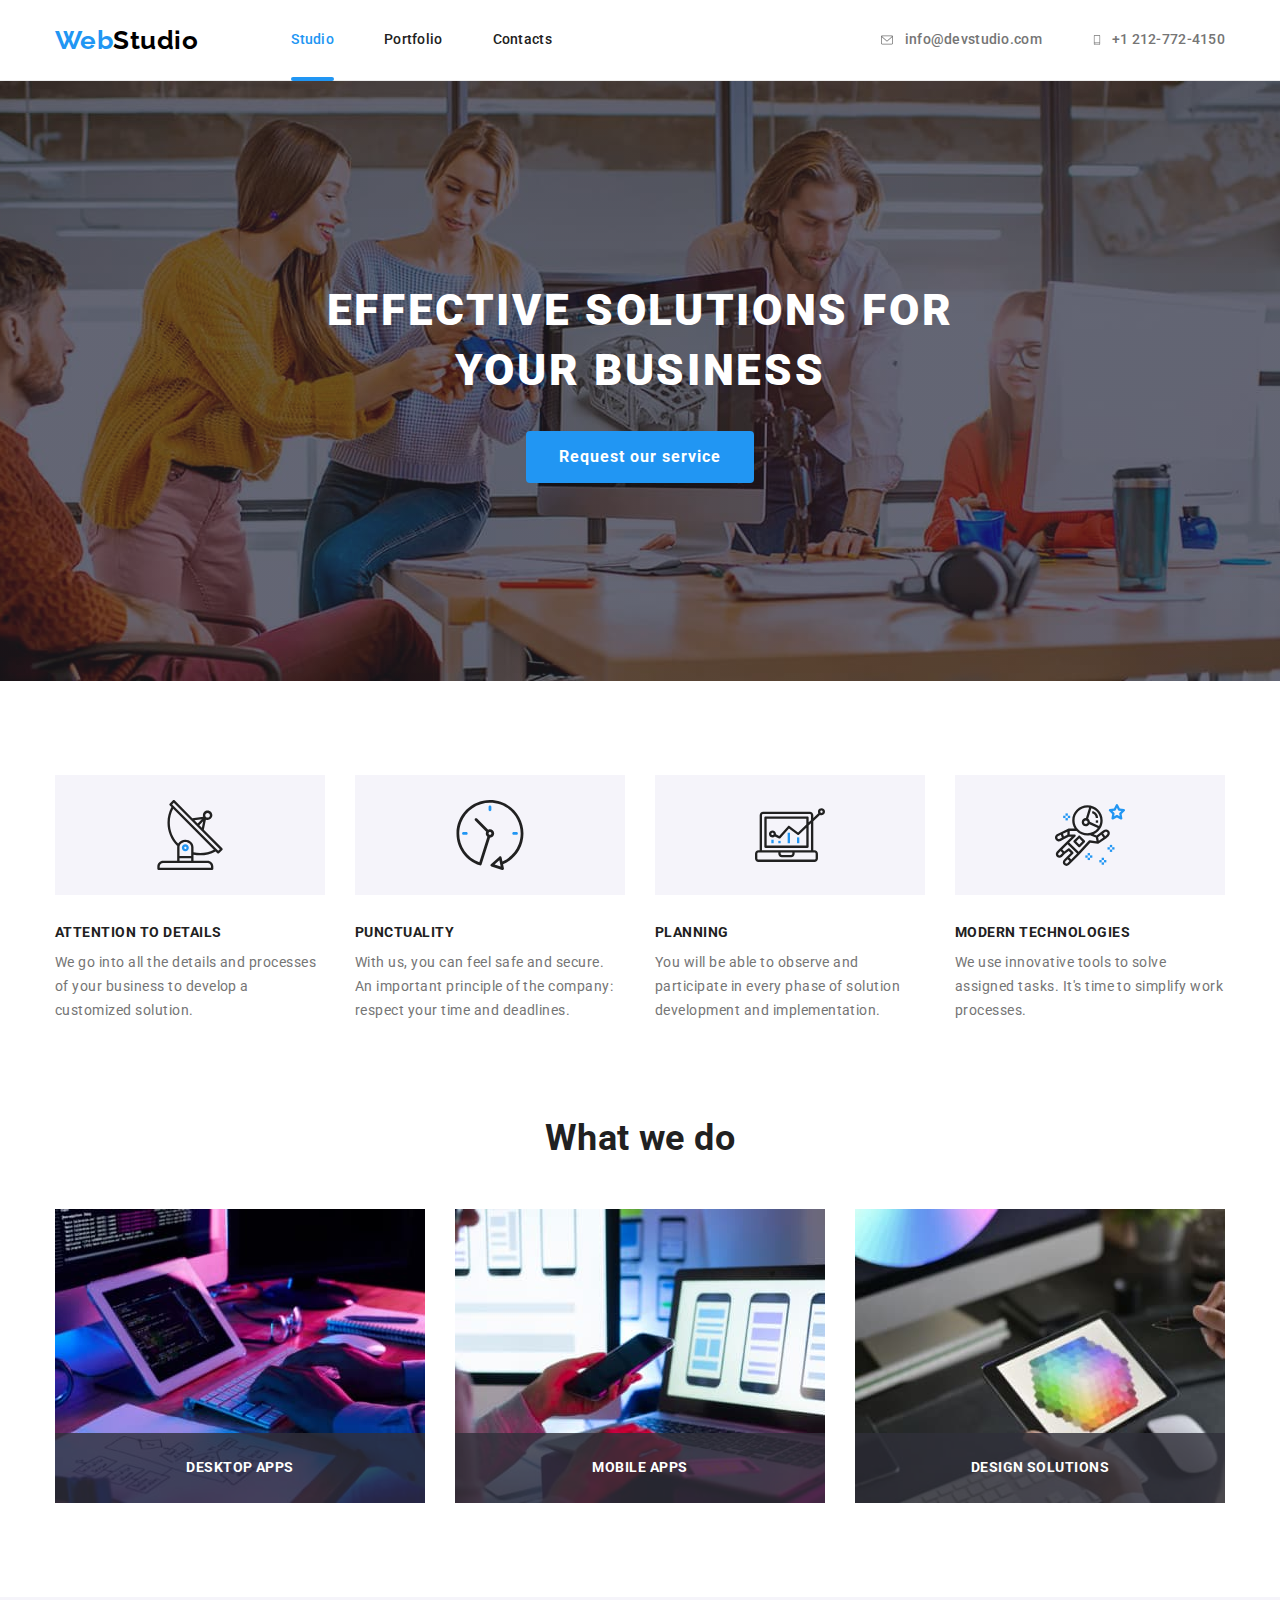
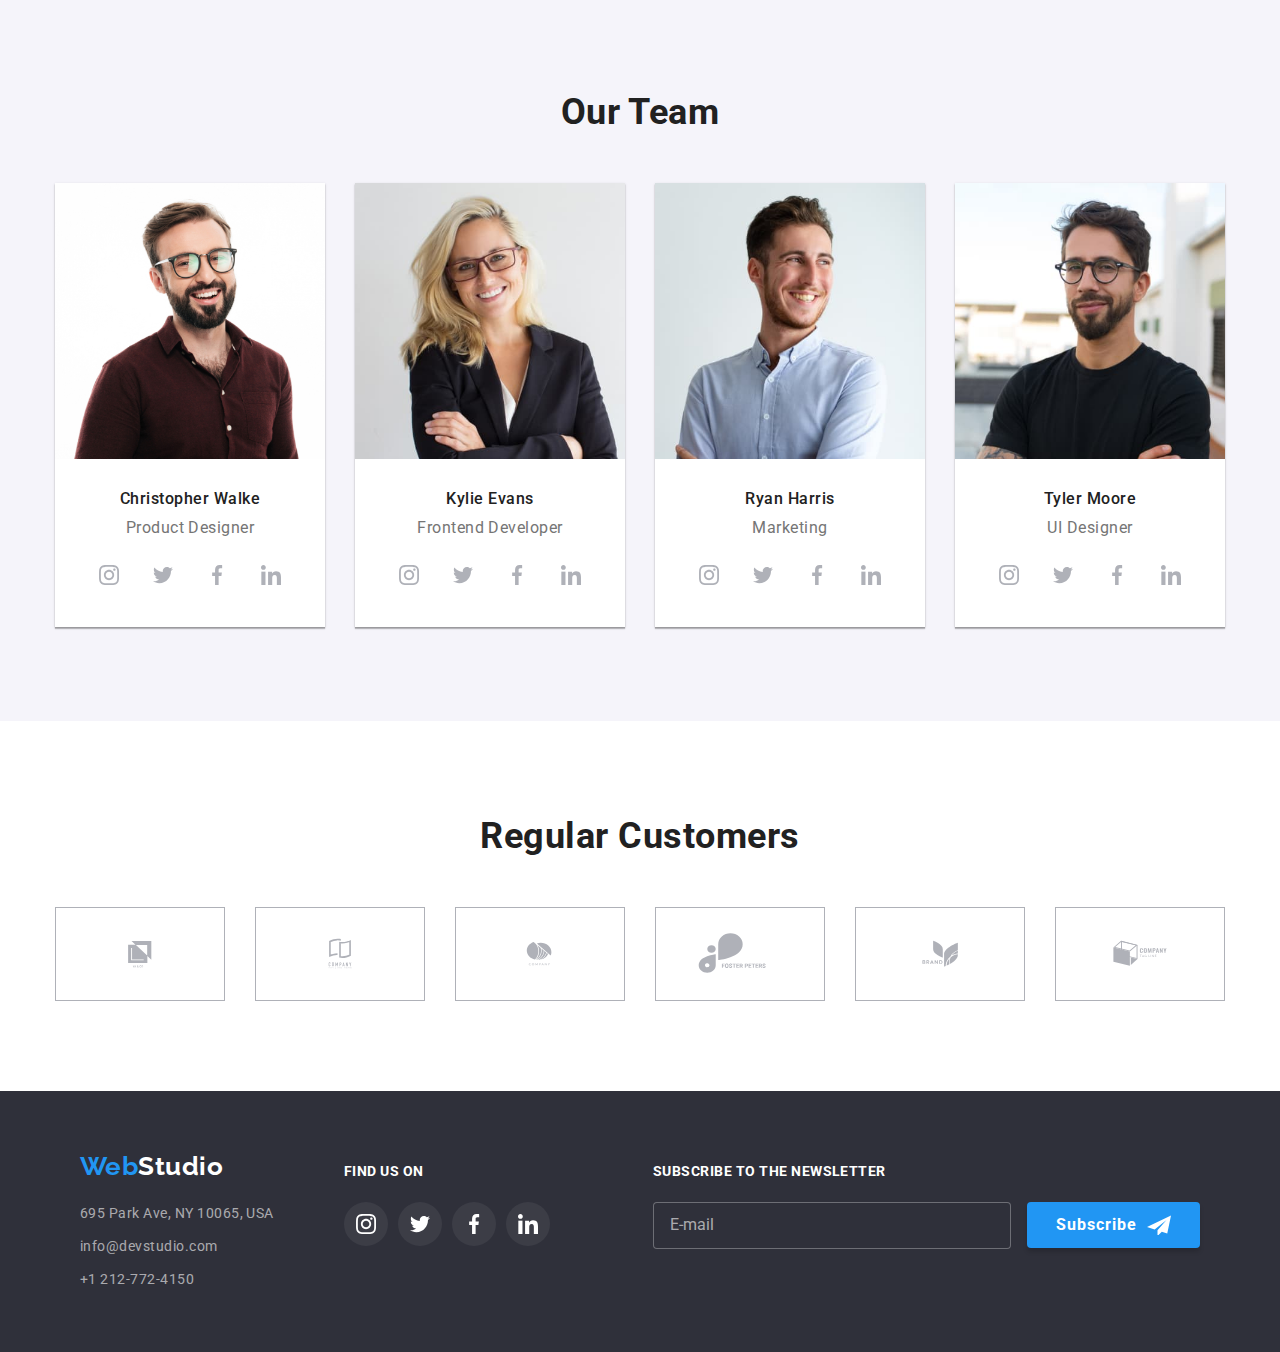
<file: index.html>
<!DOCTYPE html>
<html lang="en">
  <head>
    <meta charset="UTF-8" />
    <meta http-equiv="X-UA-Compatible" content="IE=edge" />
    <meta name="viewport" content="width=device-width, initial-scale=1.0" />
    <title>Studio</title>
    <link rel="preconnect" href="https://fonts.googleapis.com" />
    <link rel="preconnect" href="https://fonts.gstatic.com" crossorigin />
    <link
      href="https://fonts.googleapis.com/css2?family=Raleway:wght@700&family=Roboto:wght@400;500;700;900&display=swap"
      rel="stylesheet"
    />
    <link
      rel="stylesheet"
      href="https://cdnjs.cloudflare.com/ajax/libs/modern-normalize/1.1.0/modern-normalize.min.css"
    />
    <link rel="stylesheet" href="./css/styles.css" />
  </head>

  <body>
    <!-- HEADER -->
    <header class="header">
      <div class="container header__section">
        <nav class="header__nav">
          <a class="header__logo logo link" href="./index.html"
            >Web<span class="header__logo--black">Studio</span></a
          >
          <ul class="nav list">
            <li class="nav__item">
              <a class="nav__link link nav__link--current" href="./index.html"
                >Studio</a
              >
            </li>
            <li class="nav__item">
              <a class="nav__link link" href="./portfolio.html"
                >Portfolio</a
              >
            </li>
            <li class="nav__item">
              <a class="nav__link link" href="">Contacts</a>
            </li>
          </ul>
        </nav>
        <ul class="header-contact header-contack__list list">
          <li class="header-contact__item">
            <a class="header-contact__link link" href="mailto:info@devstudio.com"
              ><svg class="header-contact__icon" width="16" height="12">
                <use href="./icons.svg/symbol-defs.svg#icon-envelope"></use>
              </svg>
              info@devstudio.com</a
            >
          </li>
          <li class="header-contact__item">
            <a class="header-contact__link link" href="tel:+1 212-772-4150"
              ><svg class="header-contact__icon" width="10" height="16">
                <use href="./icons.svg/symbol-defs.svg#icon-smartphone"></use>
              </svg>
              +1 212-772-4150</a
            >
          </li>
        </ul>
        <button class="menu-open" data-menu-open>
        <svg class="menu-burger" width="24" height="16">
          <use href="./icons.svg/symbol-defs.svg#icon-burger"></use>
        </svg>
        </button>
      </div>
      <div class="mob-menu flex is-hidden" data-menu>
        <div>
          <button class="menu-close" data-menu-close>
            <svg class="menu-close" width="40" height="40">
              <use href="./icons.svg/symbol-defs.svg#icon-close"></use>
            </svg>
          </button>
          <ul class="mob-menu-list list">
            <li class="mob-menu-list__item">
              <a class="mob-menu-list__link link mob-menu-list__link--current" href="./index.html">Studio</a>
            </li>
            <li class="mob-menu-list__item">
              <a class="mob-menu-list__link link" href="./portfolio.html">Portfolio</a>
            </li>
            <li class="mob-menu-list__item">
              <a class="mob-menu-list__link link" href="">Contacts</a>
            </li>
          </ul>
        </div>
        <div class="mob-menu-list__down">
          <a class="mob-menu-list__tell link" href="tel:+1 212-772-4150">
            +1 212-772-4150</a>
          <a class="mob-menu-list__mail link" href="mailto:info@devstudio.com">info@devstudio.com</a>
          <ul class="mob-menu-list__social list">
            <li class="mob-menu-list__social-item">Instagram</li>
            <li class="mob-menu-list__social-item">Twitter</li>
            <li class="mob-menu-list__social-item">Facebook</li>
            <li class="mob-menu-list__social-item">LinkedIn</li>
          </ul>
        </div>
      </div>
    </header>
    <!-- MAIN -->
    <main>
      <!-- HERO -->
      <section class="hero">
        <h1 class="hero__title">Effective solutions for your business</h1>
        <button class="hero__btn" type="button" data-modal-open>Request our service</button>
      </section>
      <!-- OUR ADVANTAGE -->
      <section class="features">
        <div class="container">
          <h2 class="visually-hidden">Our advantage</h2>
          <ul class="features-list features-flex list">
            <li class="features-list__item">
              <div class="features-list__icon-fon">
                <svg class="features-list__icon" width="70" height="70">
                  <use href="./icons.svg/symbol-defs.svg#icon-antenna"></use>
                </svg>
              </div>

              <h3 class="features-list__title">ATTENTION TO DETAILS</h3>
              <p class="features-list__text">
                We go into all the details and processes of your business to develop a customized solution.
              </p>
            </li>
            <li class="features-list__item">
              <div class="features-list__icon-fon">
                <svg class="features-list__icon" width="70" height="70">
                  <use href="./icons.svg/symbol-defs.svg#icon-clock"></use>
                </svg>
              </div>

              <h3 class="features-list__title">PUNCTUALITY</h3>
              <p class="features-list__text">
                With us, you can feel safe and secure. An important principle of the company: respect your time and deadlines.
              </p>
            </li>
            <li class="features-list__item">
              <div class="features-list__icon-fon">
                <svg class="features-list__icon" width="70" height="70">
                  <use href="./icons.svg/symbol-defs.svg#icon-diagram"></use>
                </svg>
              </div>

              <h3 class="features-list__title">PLANNING</h3>
              <p class="features-list__text">
                You will be able to observe and participate in every phase of solution development and implementation.
              </p>
            </li>
            <li class="features-list__item">
              <div class="features-list__icon-fon">
                <svg class="features-list__icon" width="70" height="70">
                  <use href="./icons.svg/symbol-defs.svg#icon-astronaut"></use>
                </svg>
              </div>

              <h3 class="features-list__title">MODERN TECHNOLOGIES</h3>
              <p class="features-list__text">
                We use innovative tools to solve assigned tasks. It's time to simplify work processes.
              </p>
            </li>
          </ul>
        </div>
      </section>
      <!-- WHAT WE DO -->
      <section class="work">
        <div class="container">
          <h2 class="work__title section-title">What we do</h2>
          <ul class="work-list list">
            <li class="work-list__item">
              <img
                  srcset="
                  ./images/skills/img.jpg 1x,                   
                  ./images/skills/img-2x.jpg 2x
                  "
                  src="./images/skills/img.jpg"
                  alt="photo leptop"
                  width="370"
                />
              <p class="work-list__text">DESKTOP APPS</p>
            </li>
            <li class="work-list__item">
              <img
                  srcset="
                  ./images/skills/box.jpg 1x,                   
                  ./images/skills/box-2x.jpg 2x
                  "
                  src="./images/skills/box.jpg"
                  alt="photo mobile"
                  width="370"
                />
              <p class="work-list__text">Mobile APPS</p>
            </li>
            <li class="work-list__item">
              <img
                  srcset="
                  ./images/skills/tv.jpg 1x,                   
                  ./images/skills/tv-2x.jpg 2x
                  "
                  src="./images/skills/tv.jpg"
                  alt="photo tablet"
                  width="370"
                />
              <p class="work-list__text">DESIGN SOLUTIONS</p>
            </li>            
          </ul>
        </div>
      </section>
      <!-- OUR TEAM -->
      <section class="team">
        <div class="container">
          <h2 class="team__title section-title">Our Team</h2>
          <ul class="team-list list">
            <li class="team-list__item">
              <img
                  class="photo thumb-team"
                  srcset="
                    ./images/mobile-product-designer.jpg 1x,                   
                    ./images/mobile-product-designer-2x.jpg 2x
                  "
                  src="./images/mobile-product-designer.jpg"
                  alt="Christopher Walke"
                  width="450"
                />
              <div class="team-list__workers">
                <h3 class="team-list__worker">Christopher Walke</h3>
                <p class="team-list__profession" lang="en">Product Designer</p>
                <ul class="team-list__social-list list">
                  <li class="team-list__social-item">
                    <a class="team-list__social-link link" href="">
                      <svg class="team-list__social-icon" width="20" height="20">
                        <use href="./icons.svg/symbol-defs.svg#icon-instagram"></use>
                      </svg>
                    </a>
                  </li>

                  <li class="team-list__social-item">
                    <a class="team-list__social-link link" href="">
                      <svg class="team-list__social-icon" width="20" height="20">
                        <use href="./icons.svg/symbol-defs.svg#icon-twitter"></use>
                      </svg>
                    </a>
                  </li>

                  <li class="team-list__social-item">
                    <a class="team-list__social-link link" href="">
                      <svg class="team-list__social-icon" width="20" height="20">
                        <use href="./icons.svg/symbol-defs.svg#icon-facebook"></use>
                      </svg>
                    </a>
                  </li>

                  <li class="team-list__social-item">
                    <a class="team-list__social-link link" href="">
                      <svg class="team-list__social-icon" width="20" height="20">
                        <use href="./icons.svg/symbol-defs.svg#icon-linkedin"></use>
                      </svg>
                    </a>
                  </li>
                </ul>
              </div>
            </li>

            <li class="team-list__item">
              <img
                  class="photo thumb-team"
                  srcset="
                    ./images/mobile-frontend-developer.jpg 1x,                   
                    ./images/mobile-frontend-developer-2x.jpg 2x
                  "
                  src="./images/mobile-frontend-developer.jpg"
                  alt="Kylie Evans"
                  width="450"
                />
              <div class="team-list__workers">
                <h3 class="team-list__worker">Kylie Evans</h3>
                <p class="team-list__profession" lang="en">Frontend Developer</p>
                <ul class="team-list__social-list list">
                  <li class="team-list__social-item">
                    <a class="team-list__social-link link" href="">
                      <svg class="team-list__social-icon" width="20" height="20">
                        <use href="./icons.svg/symbol-defs.svg#icon-instagram"></use>
                      </svg>
                    </a>
                  </li>

                  <li class="team-list__social-item">
                    <a class="team-list__social-link link" href="">
                      <svg class="team-list__social-icon" width="20" height="20">
                        <use href="./icons.svg/symbol-defs.svg#icon-twitter"></use>
                      </svg>
                    </a>
                  </li>

                  <li class="team-list__social-item">
                    <a class="team-list__social-link link" href="">
                      <svg class="team-list__social-icon" width="20" height="20">
                        <use href="./icons.svg/symbol-defs.svg#icon-facebook"></use>
                      </svg>
                    </a>
                  </li>

                  <li class="team-list__social-item">
                    <a class="team-list__social-link link" href="">
                      <svg class="team-list__social-icon" width="20" height="20">
                        <use href="./icons.svg/symbol-defs.svg#icon-linkedin"></use>
                      </svg>
                    </a>
                  </li>
                </ul>
              </div>
            </li>
            <li class="team-list__item">
              <img
                  class="photo thumb-team"
                  srcset="
                    ./images/mobile-marketing.jpg 1x,                   
                    ./images/mobile-marketing-2x.jpg 2x
                  "
                  src="./images/mobile-marketing.jpg"
                  alt="Ryan Harris"
                  width="450"
                />
              <div class="team-list__workers">
                <h3 class="team-list__worker">Ryan Harris</h3>
                <p class="team-list__profession" lang="en">Marketing</p>
                <ul class="team-list__social-list list">
                  <li class="team-list__social-item">
                    <a class="team-list__social-link link" href="">
                      <svg class="team-list__social-icon" width="20" height="20">
                        <use href="./icons.svg/symbol-defs.svg#icon-instagram"></use>
                      </svg>
                    </a>
                  </li>

                  <li class="team-list__social-item">
                    <a class="team-list__social-link link" href="">
                      <svg class="team-list__social-icon" width="20" height="20">
                        <use href="./icons.svg/symbol-defs.svg#icon-twitter"></use>
                      </svg>
                    </a>
                  </li>

                  <li class="team-list__social-item">
                    <a class="team-list__social-link link" href="">
                      <svg class="team-list__social-icon" width="20" height="20">
                        <use href="./icons.svg/symbol-defs.svg#icon-facebook"></use>
                      </svg>
                    </a>
                  </li>

                  <li class="team-list__social-item">
                    <a class="team-list__social-link link" href="">
                      <svg class="team-list__social-icon" width="20" height="20">
                        <use href="./icons.svg/symbol-defs.svg#icon-linkedin"></use>
                      </svg>
                    </a>
                  </li>
                </ul>
              </div>
            </li>
            <li class="team-list__item">
              <img
                  class="photo thumb-team"
                  srcset="
                    ./images/mobile-ui-designer.jpg 1x,                   
                    ./images/mobile-ui-designer-2x.jpg 2x
                  "
                  src="./images/mobile-ui-designer.jpg"
                  alt="Tyler Moore"
                  width="450"
                />
              <div class="team-list__workers">
                <h3 class="team-list__worker">Tyler Moore</h3>
                <p class="team-list__profession" lang="en">UI Designer</p>
                <ul class="team-list__social-list list">
                  <li class="team-list__social-item">
                    <a class="team-list__social-link link" href="">
                      <svg class="team-list__social-icon" width="20" height="20">
                        <use href="./icons.svg/symbol-defs.svg#icon-instagram"></use>
                      </svg>
                    </a>
                  </li>

                  <li class="team-list__social-item">
                    <a class="team-list__social-link link" href="">
                      <svg class="team-list__social-icon" width="20" height="20">
                        <use href="./icons.svg/symbol-defs.svg#icon-twitter"></use>
                      </svg>
                    </a>
                  </li>

                  <li class="team-list__social-item">
                    <a class="team-list__social-link link" href="">
                      <svg class="team-list__social-icon" width="20" height="20">
                        <use href="./icons.svg/symbol-defs.svg#icon-facebook"></use>
                      </svg>
                    </a>
                  </li>

                  <li class="team-list__social-item">
                    <a class="team-list__social-link link" href="">
                      <svg class="team-list__social-icon" width="20" height="20">
                        <use href="./icons.svg/symbol-defs.svg#icon-linkedin"></use>
                      </svg>
                    </a>
                  </li>
                </ul>
              </div>
            </li>
          </ul>
        </div>
      </section>
      <!-- CLIENT SECTION -->
      <section class="client">
        <div class="container">
          <h2 class="client__title">Regular Customers</h2>
          <ul class="client__list customers list">
            <li class="customers__item">
              <a class="customers__link link" href="">
                <svg class="customers__icon" width="106" height="60">
                  <use href="./icons.svg/symbol-defs.svg#icon-yaco"></use>
                </svg>
              </a>
            </li>

            <li class="customers__item">
              <a class="customers__link link" href="">
                <svg class="customers__icon" width="106" height="60">
                  <use href="./icons.svg/symbol-defs.svg#icon-company-tagline-here"></use>
                </svg>
              </a>
            </li>

            <li class="customers__item">
              <a class="customers__link link" href="">
                <svg class="customers__icon" width="106" height="60">
                  <use href="./icons.svg/symbol-defs.svg#icon-company"></use>
                </svg>
              </a>
            </li>

            <li class="customers__item">
              <a class="customers__link link" href="">
                <svg class="customers__icon" width="106" height="60">
                  <use href="./icons.svg/symbol-defs.svg#icon-foster-peters"></use>
                </svg>
              </a>
            </li>

            <li class="customers__item">
              <a class="customers__link link" href="">
                <svg class="customers__icon" width="106" height="60">
                  <use href="./icons.svg/symbol-defs.svg#icon-brand"></use>
                </svg>
              </a>
            </li>

            <li class="customers__item">
              <a class="customers__link link" href="">
                <svg class="customers__icon" width="106" height="60">
                  <use href="./icons.svg/symbol-defs.svg#icon-company-tag-line"></use>
                </svg>
              </a>
            </li>
          </ul>
        </div>
      </section>
    </main>
     <!-- FOOTER -->
    <footer class="footer">
      <div class="container">
        <div class="footer__flex">
          
          <div class="footer__contacts-flex">
            <a class="footer__logo logo link" href="./index.html"
              >Web<span class="footer__logo--white">Studio</span>
            </a>
             <!-- ADDRESS -->
            <address class="footer-contact">
              <ul class="footer-contact__list list">
                <li class="footer-contact__item">
                  <a
                    class="footer-contact__link footer-contact__address link"
                    href="https://goo.gl/maps/CdvJLRiEL6Q8Smko8"
                    target="_blank"
                    rel="noreferrer noopener"
                    >695 Park Ave, NY 10065, USA</a
                  >
                </li>
                <li class="footer-contact__item">
                  <a
                    class="footer-contact__link link"
                    href="mailto:info@devstudio.com"
                    >info@devstudio.com</a
                  >
                </li>
                <li class="footer-contact__item">
                  <a class="footer-contact__link link" href="tel:+1 212-772-4150"
                    >+1 212-772-4150</a
                  >
                </li>
              </ul>
            </address>
          </div>
          <div class="social-section">
            <p class="social-section__text">FIND US ON</p>
            <ul class="footer-list list">
              <li class="footer-list__item">
                <a class="footer-list__link" href="">
                  <svg class="footer-list__icon" width="20" height="20">
                    <use href="./icons.svg/symbol-defs.svg#icon-instagram"></use>
                  </svg>
                </a>
              </li>

              <li class="footer-list__item">
                <a class="footer-list__link" href="">
                  <svg class="footer-list__icon" width="20" height="20">
                    <use href="./icons.svg/symbol-defs.svg#icon-twitter"></use>
                  </svg>
                </a>
              </li>

              <li class="footer-list__item">
                <a class="footer-list__link" href="">
                  <svg class="footer-list__icon" width="20" height="20">
                    <use href="./icons.svg/symbol-defs.svg#icon-facebook"></use>
                  </svg>
                </a>
              </li>

              <li class="footer-list__item">
                <a class="footer-list__link" href="">
                  <svg class="footer-list__icon" width="20" height="20">
                    <use href="./icons.svg/symbol-defs.svg#icon-linkedin"></use>
                  </svg>
                </a>
              </li>
            </ul>
          </div>
          <div class="footer-submit">
            <p class="footer-submit__text">Subscribe to the newsletter</p>
            <div class="footer-submit__form">
              <label class="footer-submit__label" for="submit-mail"></label>
              <input class="footer-submit__input" type="email" name="submit-mail" id="submit-mail" placeholder="E-mail">
              <button class="footer-submit__btn" type="submit">Subscribe</button>
            </div>
          </div>
        </div>
      </div>
    </footer>
    
    <div class="backdrop is-hidden" data-modal>
      <div class="modal">
          <button type="button" class="close-btn" data-modal-close>
            <svg class="modal-icon" width="11" height="11">
              <use href="./icons.svg/symbol-defs.svg#icon-close-black"></use>
            </svg>
          </button>

          <form class="form">
            <span class="form-title">Leave your information and we'll call you back</span>
                 
            <div class="form-field top-title">
              <label class="form-label" for="name">Name</label>
              <input class="form-input" type="text" name="name" id="name">
              <svg class="input-icon" width="12" height="12">
                <use
                    href="./icons.svg/symbol-defs.svg#icon-person"
                ></use>
              </svg>
            </div>
            <div class="form-field">
              <label class="form-label" for="tel">Telephone</label>
              <input class="form-input" type="tel" name="tel" id="tel">
              <svg class="input-icon" width="12" height="12">
                <use
                    href="./icons.svg/symbol-defs.svg#icon-phone"
                ></use>
              </svg>
            </div>
            <div class="form-field">
              <label class="form-label" for="email">E-mail</label>
              <input class="form-input" type="email" name="email" id="email">
              <svg class="input-icon" width="12" height="12">
                <use
                    href="./icons.svg/symbol-defs.svg#icon-email"
                ></use>
              </svg>
            </div>
            <div class="form-field">
              <label class="comment-label" for="comment">Comments</label>
              <textarea class="comment" name="comment" id="comment" rows="9" placeholder="Enter the text"></textarea>
            </div>
            <div class="form-field-chek">
              
              <label class="policy-label" for="policy"></a> 
                <input class="form-checkbox" type="checkbox" name="policy" id="policy">
                <span class="icon-chek"></span>
                I agree with the letter and accept the <a class="policy-link" href="">Terms and Conditions</a>
              </label>
              
            </div>
            <button class="form-btn" type="submit">Send</button>
          </form>
      </div>
    </div>
    <script src="./js/modal.js"></script>
    <script src="./js/menu.js"></script>
  </body>
</html>
</file>
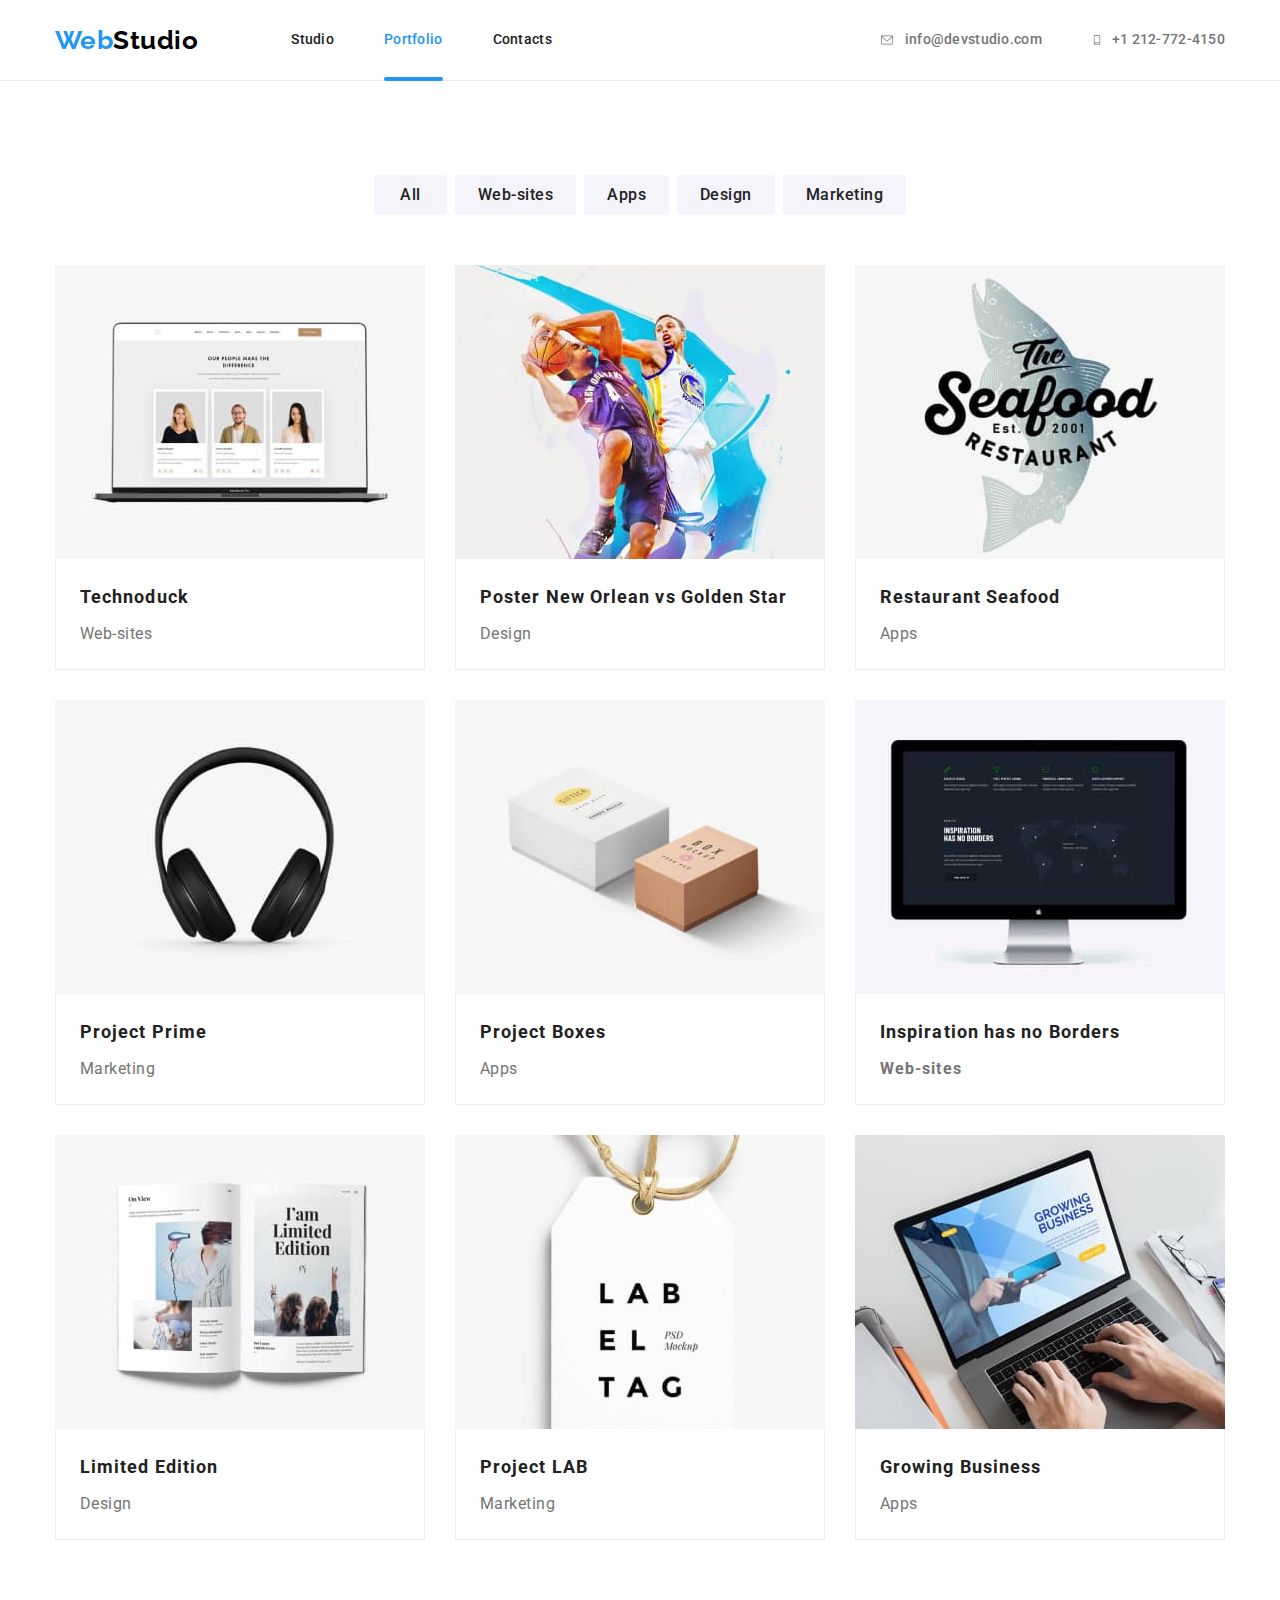
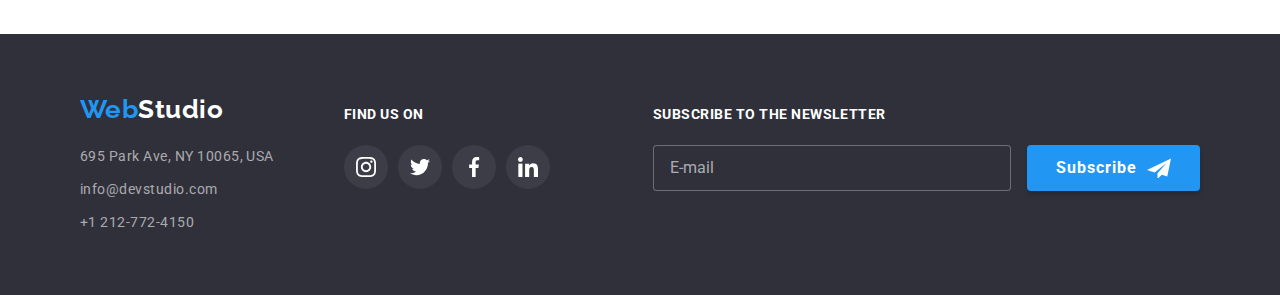
<file: portfolio.html>
<!DOCTYPE html>
<html lang="en">
  <head>
    <meta charset="UTF-8" />
    <meta http-equiv="X-UA-Compatible" content="IE=edge" />
    <meta name="viewport" content="width=device-width, initial-scale=1.0" />
    <title>Portfolio</title>
    <link rel="preconnect" href="https://fonts.googleapis.com" />
    <link rel="preconnect" href="https://fonts.gstatic.com" crossorigin />
    <link
      href="https://fonts.googleapis.com/css2?family=Raleway:wght@700&family=Roboto:wght@400;500;700;900&display=swap"
      rel="stylesheet"
    />
    <link rel="stylesheet" href="https://cdnjs.cloudflare.com/ajax/libs/modern-normalize/1.1.0/modern-normalize.min.css">
    <link rel="stylesheet" href="./css/styles.css" />
  </head>
  <body>
    <!-- HEADER -->
    <header class="header">
      <div class="container header__section">
        <nav class="header__nav">
          <a class="header__logo logo link" href="./index.html"
            >Web<span class="header__logo--black">Studio</span></a
          >
          <ul class="nav list">
            <li class="nav__item">
              <a class="nav__link link" href="./index.html"
                >Studio</a
              >
            </li>
            <li class="nav__item">
              <a class="nav__link link nav__link--current" href="./portfolio.html"
                >Portfolio</a
              >
            </li>
            <li class="nav__item">
              <a class="nav__link link" href="">Contacts</a>
            </li>
          </ul>
        </nav>
        <ul class="header-contact header-contack__list list">
          <li class="header-contact__item">
            <a class="header-contact__link link" href="mailto:info@devstudio.com"
              ><svg class="header-contact__icon" width="16" height="12">
                <use href="./icons.svg/symbol-defs.svg#icon-envelope"></use>
              </svg>
              info@devstudio.com</a
            >
          </li>
          <li class="header-contact__item">
            <a class="header-contact__link link" href="tel:+1 212-772-4150"
              ><svg class="header-contact__icon" width="10" height="16">
                <use href="./icons.svg/symbol-defs.svg#icon-smartphone"></use>
              </svg>
              +1 212-772-4150</a
            >
          </li>
        </ul>
        <button class="menu-open" data-menu-open>
        <svg class="menu-burger" width="24" height="16">
          <use href="./icons.svg/symbol-defs.svg#icon-burger"></use>
        </svg>
        </button>
      </div>
      <div class="mob-menu flex is-hidden" data-menu>
        <div>
          <button class="menu-close" data-menu-close>
            <svg class="menu-close" width="40" height="40">
              <use href="./icons.svg/symbol-defs.svg#icon-close"></use>
            </svg>
          </button>
          <ul class="mob-menu-list list">
            <li class="mob-menu-list__item">
              <a class="mob-menu-list__link link " href="./index.html">Studio</a>
            </li>
            <li class="mob-menu-list__item">
              <a class="mob-menu-list__link link mob-menu-list__link--current" href="./portfolio.html">Portfolio</a>
            </li>
            <li class="mob-menu-list__item">
              <a class="mob-menu-list__link link" href="">Contacts</a>
            </li>
          </ul>
        </div>
        <div class="mob-menu-list__down">
          <a class="mob-menu-list__tell link" href="tel:+1 212-772-4150">
            +1 212-772-4150</a>
          <a class="mob-menu-list__mail link" href="mailto:info@devstudio.com">info@devstudio.com</a>
          <ul class="mob-menu-list__social list">
            <li class="mob-menu-list__social-item">Instagram</li>
            <li class="mob-menu-list__social-item">Twitter</li>
            <li class="mob-menu-list__social-item">Facebook</li>
            <li class="mob-menu-list__social-item">LinkedIn</li>
          </ul>
        </div>
      </div>
    </header>
      <!-- Our Projects -->
    <main>
      <section class="portfolio-section">
        <div class="container">
          <h1 hidden>Our Projects</h1>
          <ul class="portfolio-btn-list list">
            <li class="portfolio-btn-item">
              <button class="portfolio-btn" type="button">All</button>
            </li>
            <li class="portfolio-btn-item">
              <button class="portfolio-btn" type="button">Web-sites</button>
            </li>
            <li class="portfolio-btn-item">
              <button class="portfolio-btn" type="button">Apps</button>
            </li>
            <li class="portfolio-btn-item">
              <button class="portfolio-btn" type="button">Design</button>
            </li>
            <li class="portfolio-btn-item">
              <button class="portfolio-btn" type="button">Marketing</button>
            </li>
          </ul>
        </div>
        <div class="container">
          <ul class="portfolio-list list">
            <li class="portfolio-item">
              <div class="portfolio-description">
                <img
                  srcset="
                    ./images/our-people.jpg 1x,                   
                    ./images/our-people-2x.jpg 2x
                  "
                  src="./images/our-people.jpg"
                  alt="photos of employees"
                  width="450"
                />
                <div class="portfolio-overlay">
                  <p class="portfolio-description-text">Technoduck is a state-of-the-art coronavirus distribution platform. Companies use this platform for digital espionage and attacks on competitors' secure servers.</p>
                </div>
                </div>
              <div class="portfolio-border">
                <h2 class="portfolio-list-title">Technoduck</h2>
                <p class="portfolio-list-text">Web-sites</p>
              </div>
            </li>
            <li class="portfolio-item">
              <div class="portfolio-description">
                <img
                  srcset="
                    ./images/ball.jpg 1x,                   
                    ./images/ball-2x.jpg 2x
                  "
                  src="./images/ball.jpg"
                  alt="boys playing basketball"
                  width="450"
                />
                <div class="portfolio-overlay">
                  <p class="portfolio-description-text">Technoduck is a state-of-the-art coronavirus distribution platform. Companies use this platform for digital espionage and attacks on competitors' secure servers.</p>
                </div>
              </div>
                <div class="portfolio-border">
                <h2 class="portfolio-list-title">
                  Poster <span lang="en">New Orlean vs Golden Star</span> 
                </h2>
                <p class="portfolio-list-text">Design</p>
              </div>
            </li>

            <li class="portfolio-item">
              <div class="portfolio-description">
                <img
                  srcset="
                    ./images/seafood.jpg 1x,                   
                    ./images/seafood-2x.jpg 2x
                  "
                  src="./images/seafood.jpg"
                  alt="seafood restaurant"
                  width="450"
                />
                <div class="portfolio-overlay">

                  <p class="portfolio-description-text">Technoduck is a state-of-the-art coronavirus distribution platform. Companies use this platform for digital espionage and attacks on competitors' secure servers.</p>
                </div>
              </div>
              <div class="portfolio-border">
                <h2 class="portfolio-list-title">Restaurant <span lang="en">Seafood</span></h2>
                <p class="portfolio-list-text">Apps</p>
              </div>
            </li>

            <li class="portfolio-item">
              <div class="portfolio-description">
                <img
                  srcset="
                    ./images/headphone.jpg 1x,                   
                    ./images/headphone-2x.jpg 2x
                  "
                  src="./images/headphone.jpg"
                  alt="headphones"
                  width="450"
                />
                <div class="portfolio-overlay">
                  <p class="portfolio-description-text">Technoduck is a state-of-the-art coronavirus distribution platform. Companies use this platform for digital espionage and attacks on competitors' secure servers.</p>
                </div>
              </div>
              <div class="portfolio-border">
                <h2 class="portfolio-list-title">Project <span lang="en">Prime</span></h2>
                <p class="portfolio-list-text">Marketing</p>
              </div>
            </li>

            <li class="portfolio-item">
              <div class="portfolio-description">
                <img
                  srcset="
                    ./images/2-box.jpg 1x,                   
                    ./images/2-box-2x.jpg 2x
                  "
                  src="./images/2-box.jpg"
                  alt="two boxes"
                  width="450"
                />
                <div class="portfolio-overlay">
                  <p class="portfolio-description-text">Technoduck is a state-of-the-art coronavirus distribution platform. Companies use this platform for digital espionage and attacks on competitors' secure servers.</p>
                </div>
              </div>
              <div class="portfolio-border">
                <h2 class="portfolio-list-title">Project <span lang="en">Boxes</span></h2>
                <p class="portfolio-list-text">Apps</p>
              </div>
            </li>

            <li class="portfolio-item">
              <div class="portfolio-description">
                <img
                  srcset="
                    ./images/screen.jpg 1x,                   
                    ./images/screen-2x.jpg 2x
                  "
                  src="./images/screen.jpg"
                  alt="screen"
                  width="450"
                />
                <div class="portfolio-overlay">
                  <p class="portfolio-description-text">Technoduck is a state-of-the-art coronavirus distribution platform. Companies use this platform for digital espionage and attacks on competitors' secure servers.</p>
                </div>
              </div>
              <div class="portfolio-border">
                <h2 class="portfolio-list-title"><span lang="en">Inspiration has no Borders</span</h2>
                <p class="portfolio-list-text">Web-sites</p>
              </div>
            </li>

            <li class="portfolio-item">
              <div class="portfolio-description">
                <img
                  srcset="
                    ./images/book.jpg 1x,                   
                    ./images/book-2x.jpg 2x
                  "
                  src="./images/book.jpg"
                  alt="book"
                  width="450"
                />
                <div class="portfolio-overlay">
                  <p class="portfolio-description-text">Technoduck is a state-of-the-art coronavirus distribution platform. Companies use this platform for digital espionage and attacks on competitors' secure servers.</p>
                </div>
              </div>
              <div class="portfolio-border">
                <h2 class="portfolio-list-title">Limited <span lang="en">Edition</span></h2>
                <p class="portfolio-list-text">Design</p>
              </div>
            </li>

            <li class="portfolio-item">
              <div class="portfolio-description">
                <img
                  srcset="
                    ./images/label.jpg 1x,                   
                    ./images/label-2x.jpg 2x
                  "
                  src="./images/label.jpg"
                  alt="label"
                  width="450"
                />
                <div class="portfolio-overlay">
                  <p class="portfolio-description-text">Technoduck is a state-of-the-art coronavirus distribution platform. Companies use this platform for digital espionage and attacks on competitors' secure servers.</p>
                </div>
              </div>
              <div class="portfolio-border">
                <h2 class="portfolio-list-title">Project <span lang="en">LAB</span></h2>
                <p class="portfolio-list-text">Marketing</p>
              </div>
            </li>

            <li class="portfolio-item border">
              <div class="portfolio-description">
                <img
                  srcset="
                    ./images/leptop.jpg 1x,                   
                    ./images/leptop-2x.jpg 2x
                  "
                  src="./images/leptop.jpg"
                  alt="leptop"
                  width="450"
                />
                <div class="portfolio-overlay">
                  <p class="portfolio-description-text">Technoduck is a state-of-the-art coronavirus distribution platform. Companies use this platform for digital espionage and attacks on competitors' secure servers.</p>
                </div>
              </div>
              <div class="portfolio-border">
                <h2 class="portfolio-list-title"><span lang="en">Growing Business</span></h2>
                <p class="portfolio-list-text">Apps</p>
              </div>
            </li>
          </ul>
        </div>
      </section>
    </main>
      <!-- FOOTER -->
      <footer class="footer">
        <div class="container">
          <div class="footer__flex">
            <div class="footer__contacts-flex">
              <a class="footer__logo logo link" href="./index.html"
                >Web<span class="footer__logo--white">Studio</span>
              </a>
              
              <address class="footer-contact">
                <ul class="footer-contact__list list">
                  <li class="footer-contact__item">
                    <a
                      class="footer-contact__link footer-contact__address link"
                      href="https://goo.gl/maps/CdvJLRiEL6Q8Smko8"
                      target="_blank"
                      rel="noreferrer noopener"
                      >695 Park Ave, NY 10065, USA</a
                    >
                  </li>
                  <li class="footer-contact__item">
                    <a
                      class="footer-contact__link link"
                      href="mailto:info@devstudio.com"
                      >info@devstudio.com</a
                    >
                  </li>
                  <li class="footer-contact__item">
                    <a class="footer-contact__link link" href="tel:+1 212-772-4150"
                      >+1 212-772-4150</a
                    >
                  </li>
                </ul>
              </address>
            </div>
            <div class="social-section">
              <p class="social-section__text">FIND US ON</p>
              <ul class="footer-list list">
                <li class="footer-list__item">
                  <a class="footer-list__link" href="">
                    <svg class="footer-list__icon" width="20" height="20">
                      <use href="./icons.svg/symbol-defs.svg#icon-instagram"></use>
                    </svg>
                  </a>
                </li>
  
                <li class="footer-list__item">
                  <a class="footer-list__link" href="">
                    <svg class="footer-list__icon" width="20" height="20">
                      <use href="./icons.svg/symbol-defs.svg#icon-twitter"></use>
                    </svg>
                  </a>
                </li>
  
                <li class="footer-list__item">
                  <a class="footer-list__link" href="">
                    <svg class="footer-list__icon" width="20" height="20">
                      <use href="./icons.svg/symbol-defs.svg#icon-facebook"></use>
                    </svg>
                  </a>
                </li>
  
                <li class="footer-list__item">
                  <a class="footer-list__link" href="">
                    <svg class="footer-list__icon" width="20" height="20">
                      <use href="./icons.svg/symbol-defs.svg#icon-linkedin"></use>
                    </svg>
                  </a>
                </li>
              </ul>
            </div>
            <div class="footer-submit">
              <p class="footer-submit__text">Subscribe to the newsletter</p>
              <div class="footer-submit__form">
                <label class="footer-submit__label" for="submit-mail"></label>
                <input class="footer-submit__input" type="email" name="submit-mail" id="submit-mail" placeholder="E-mail">
                <button class="footer-submit__btn" type="submit">Subscribe</button>
              </div>
            </div>
          </div>
        </div>
      </footer>
    <script src="./js/menu.js"></script>
  </body>
</html>
</file>
<file: css/styles.css>
:root {
  --primary-text-color: #212121;
  --secondary-text-color: #757575;
  --white-text-color: #ffffff;
  --accent-color: #2196f3;
  --black-logo-color: #000000;
  --footer-text-color: rgba(255, 255, 255, 0.6);
  --white-background-color: #ffffff;
  --hero-background-color: #2f303a;
  --team-background-color: #f5f4fa;
}
body {
  font-family: 'Roboto';
  letter-spacing: 0.03em;
  background-color: var(--white-background-color);
  color: var(--primary-text-color);
}
.list {
  list-style: none;
}
.link {
  text-decoration: none;
}
h1,
h2,
h3,
h4,
h5,
h6,
p,
ul {
  margin: 0;
  padding: 0;
}
img {
  display: block;
  width: 100%;
  height: auto;
}
.container {
  width: 100%;
  margin-left: auto;
  margin-right: auto;
}
@media screen and (min-width: 480px) {
  .container {
    padding-left: 15px;
    padding-right: 15px;
  }
}
@media screen and (min-width: 480px) {
  .container {
    width: 480px;
  }
}
@media screen and (min-width: 768px) {
  .container {
    width: 768px;
  }
}
@media screen and (min-width: 1200px) {
  .container {
    width: 1200px;
  }
}
.section-title {
  font-weight: 700;
  font-size: 36px;
  line-height: 1.17;
  text-align: center;
  color: var(--primary-text-color);
}
.logo {
  font-family: 'Raleway';
  font-weight: 700;
  font-size: 26px;
  line-height: 1.19;
  align-items: center;
  text-align: center;
  color: var(--accent-color);
}
.visually-hidden {
  position: absolute;
  width: 1px;
  height: 1px;
  margin: -1px;
  padding: 0;
  overflow: hidden;
  border: 0;
  clip: rect(0 0 0 0);
}
.header {
  border-bottom: 1px solid #ececec;
}
@media screen and (max-width: 767px) {
  .header {
    padding-top: 16px;
    padding-bottom: 16px;
  }
}
.header__section {
  display: flex;
  align-items: center;
  justify-content: space-between;
  padding-left: 15px;
  padding-right: 15px;
}
@media screen and (max-width: 767px) {
  .header__section {
    max-width: 767px;
  }
}
.header__nav {
  display: flex;
  align-items: center;
}
.header__logo {
  margin-right: 93px;
}
.header__logo--black {
  color: var(--black-logo-color);
}
.nav {
  display: flex;
}
@media screen and (max-width: 767px) {
  .nav {
    display: none;
  }
}
.nav__item:not(:last-child) {
  margin-right: 50px;
}
.nav__link {
  display: block;
  padding-top: 32px;
  padding-bottom: 32px;
  font-weight: 500;
  font-size: 14px;
  line-height: 1.14;
  letter-spacing: 0.02em;
  color: var(--primary-text-color);
  position: relative;
  transition: color 250ms cubic-bezier(0.4, 0, 0.2, 1);
}
.nav__link:focus,
.nav__link:hover {
  color: var(--accent-color);
}
.nav__link--current {
  color: var(--accent-color);
}
.nav__link--current::after {
  position: absolute;
  display: block;
  content: '';
  width: 100%;
  height: 4px;
  border-radius: 2px;
  bottom: -1px;
  background-color: var(--accent-color);
}
.header-contact {
  display: flex;
}
@media screen and (max-width: 767px) {
  .header-contact {
    display: none;
  }
}
@media screen and (min-width: 768px) and (max-width: 1199px) {
  .header-contact {
    flex-direction: column;
    align-content: center;
  }
}
.header-contack__list {
  margin-left: auto;
}
.header-contact__item + .header-contact__item {
  margin-left: 50px;
}
@media screen and (min-width: 768px) and (max-width: 1199px) {
  .header-contact__item + .header-contact__item {
    margin-left: 0px;
  }
}
@media screen and (min-width: 768px) and (max-width: 1199px) {
  .header-contact__item {
    margin-left: 0px;
  }
}
.header-contact__link {
  display: inline-flex;
  padding: 32px 0px 32px;
  align-items: center;
  font-weight: 500;
  font-size: 14px;
  line-height: 1.14;
  letter-spacing: 0.02em;
  color: var(--secondary-text-color);
  transition: color 250ms cubic-bezier(0.4, 0, 0.2, 1);
}
.header-contact__link:hover,
.header-contact__link:focus {
  color: var(--accent-color);
}
@media screen and (min-width: 768px) and (max-width: 1199px) {
  .header-contact__link {
    padding: 0;
  }
}
@media screen and (min-width: 768px) and (max-width: 1199px) {
  .header-contact__item:not(:last-child) {
    margin-bottom: 10px;
  }
}
.header-contact__icon {
  margin-right: 10px;
  fill: currentColor;
}
.mob-menu {
  width: 100vw;
  height: 100vh;
  position: fixed;
  background-color: #fff;
  top: 0;
  right: 0;
  padding: 15px 10px 48px 40px;
  z-index: 999;
}
.flex {
  display: flex;
  flex-direction: column;
  justify-content: space-between;
}
.menu-open {
  display: flex;
  align-items: center;
  justify-content: center;
  width: 40px;
  height: 40px;
  background-color: transparent;
  color: #212121;
  border: none;
  margin-left: auto;
  cursor: pointer;
}
.menu-open:hover,
.menu-open:focus {
  fill: var(--accent-color);
}
@media screen and (min-width: 768px) {
  .menu-open {
    display: none;
  }
}
.menu-close {
  display: flex;
  align-items: center;
  justify-content: center;
  background-color: transparent;
  color: #212121;
  border: none;
  margin-left: auto;
  cursor: pointer;
}
.menu-close:hover,
.menu-close:focus {
  fill: var(--accent-color);
}
.mob-menu-list__item:not(:last-child) {
  margin-bottom: 32px;
}
.mob-menu-list__link {
  font-family: Roboto;
  font-weight: 500;
  font-size: 40px;
  line-height: 1.18;
  letter-spacing: 0.02em;
  color: #212121;
}
.mob-menu-list__link:focus,
.mob-menu-list__link:hover {
  color: var(--accent-color);
}
.mob-menu-list__link--current {
  color: var(--accent-color);
}
.mob-menu-list__tell {
  display: block;
  margin-bottom: 32px;
  font-family: Roboto;
  font-style: normal;
  font-weight: 500;
  font-size: 34px;
  line-height: 1.18;
  letter-spacing: 0.02em;
  color: #2196f3;
}
.mob-menu-list__mail {
  display: block;
  font-family: Roboto;
  font-style: normal;
  font-weight: 500;
  font-size: 24px;
  line-height: 1.17;
  letter-spacing: 0.02em;
  color: #757575;
  margin-bottom: 64px;
}
.mob-menu-list__social {
  display: flex;
  flex-direction: row;
  column-gap: 20px;
}
.mob-menu-list__social-item {
  position: relative;
  font-weight: 500;
  font-size: 18px;
  line-height: 1.22;
  letter-spacing: 0.02em;
  color: #2196f3;
}
.mob-menu-list__social-item:not(:first-child)::before {
  content: '';
  display: block;
  position: absolute;
  top: 0;
  left: -10px;
  width: 1px;
  height: 22px;
  background-color: rgba(33, 33, 33, 0.2);
}
.mob-menu.is-hidden {
  opacity: 0;
  visibility: hidden;
  pointer-events: none;
}
.hero {
  text-align: center;
  margin-left: auto;
  margin-right: auto;
  background-color: var(--hero-background-color);
  background-image: linear-gradient(to right, rgba(47, 48, 58, 0.4), rgba(47, 48, 58, 0.4)),
    url('../images/hero-mobile.jpg');
  background-repeat: no-repeat;
  background-size: cover;
  background-position: center;
  height: 400px;
  padding-top: 118px;
  padding-bottom: 0px;
}
@media screen and (min-device-pixel-ratio: 2),
  screen and (min-resolution: 192dpi),
  screen and (min-resolution: 2dppx) {
  .hero {
    background-image: linear-gradient(to right, rgba(47, 48, 58, 0.4), rgba(47, 48, 58, 0.4)),
      url(../images/hero-mobile2x.jpg);
  }
}
@media screen and (min-width: 768px) {
  .hero {
    background-image: linear-gradient(to right, rgba(47, 48, 58, 0.4), rgba(47, 48, 58, 0.4)),
      url('../images/hero-tablet.jpg');
  }
}
@media screen and (min-width: 768px) and (min-device-pixel-ratio: 2),
  screen and (min-width: 768px) and (min-resolution: 192dpi),
  screen and (min-width: 768px) and (min-resolution: 2dppx) {
  .hero {
    background-image: linear-gradient(to right, rgba(47, 48, 58, 0.4), rgba(47, 48, 58, 0.4)),
      url('../images/hero-tablet2x.jpg');
  }
}
@media screen and (min-width: 1200px) {
  .hero {
    background-image: linear-gradient(to right, rgba(47, 48, 58, 0.4), rgba(47, 48, 58, 0.4)),
      url('../images/hero-desctop.jpg');
  }
}
@media screen and (min-width: 1200px) and (min-device-pixel-ratio: 2),
  screen and (min-width: 1200px) and (min-resolution: 192dpi),
  screen and (min-width: 1200px) and (min-resolution: 2dppx) {
  .hero {
    background-image: linear-gradient(to right, rgba(47, 48, 58, 0.4), rgba(47, 48, 58, 0.4)),
      url('../images/hero-desctop2x.jpg');
  }
}
@media screen and (min-width: 1200px) {
  .hero {
    max-width: 1600px;
    height: 600px;
    padding-top: 200px;
  }
}
.hero__title {
  padding: 0;
  margin-bottom: 30px;
  margin-left: auto;
  margin-right: auto;
  max-width: 250px;
  font-weight: 900;
  font-size: 18px;
  line-height: 1.62;
  letter-spacing: 0.06em;
  text-transform: uppercase;
  color: var(--white-text-color);
}
@media screen and (min-width: 480px) {
  .hero__title {
    font-size: 26px;
    max-width: 360px;
  }
}
@media screen and (min-width: 1200px) {
  .hero__title {
    font-size: 44px;
    max-width: 360px;
    line-height: 1.36;
    max-width: 696px;
    margin-left: auto;
    margin-right: auto;
  }
}
.hero__btn {
  display: inline-block;
  min-width: 140px;
  border-radius: 4px;
  border: 1px solid transparent;
  padding: 7px;
  background-color: var(--accent-color);
  color: var(--white-text-color);
  font-family: 'Roboto';
  font-weight: 700;
  font-size: 12px;
  line-height: 1.87;
  align-items: center;
  text-align: center;
  letter-spacing: 0.06em;
  cursor: pointer;
  transition: background-color 250ms cubic-bezier(0.4, 0, 0.2, 1),
    color 250ms cubic-bezier(0.4, 0, 0.2, 1);
}
.hero__btn:hover,
.hero__btn:focus {
  background-color: var(--white-text-color);
  color: var(--accent-color);
}
@media screen and (min-width: 480px) {
  .hero__btn {
    padding: 10px 32px;
    font-size: 16px;
    min-width: 200px;
  }
}
.features {
  padding-top: 60px;
  padding-bottom: 60px;
}
@media screen and (min-width: 1200px) {
  .features {
    padding-top: 94px;
    padding-bottom: 94px;
  }
}
@media screen and (max-width: 479px) {
  .features {
    padding-left: 15px;
    padding-right: 15px;
  }
}
.features-flex {
  display: flex;
  flex-wrap: wrap;
}
.features-list {
  justify-content: center;
  grid-gap: 30px;
}
@media screen and (min-width: 480px) {
  .features-list__item {
    width: 450px;
  }
}
@media screen and (min-width: 768px) {
  .features-list__item {
    width: 354px;
  }
}
@media screen and (min-width: 1200px) {
  .features-list__item {
    width: 270px;
  }
}
.features-list__icon-fon {
  display: flex;
  height: 120px;
  align-items: center;
  justify-content: center;
  flex-direction: column;
  margin-bottom: 30px;
  background-color: var(--team-background-color);
}
@media screen and (min-width: 480px) {
  .features-list__icon-fon {
    width: 450px;
  }
}
@media screen and (min-width: 768px) {
  .features-list__icon-fon {
    width: 354px;
  }
}
@media screen and (min-width: 1200px) {
  .features-list__icon-fon {
    width: 270px;
  }
}
.features-list__icon {
  align-items: center;
}
.features-list__title {
  margin-bottom: 10px;
  font-weight: 700;
  font-size: 14px;
  line-height: 1.14;
  text-transform: uppercase;
  text-align: center;
}
@media screen and (min-width: 768px) {
  .features-list__title {
    text-align: left;
  }
}
.features-list__text {
  font-size: 14px;
  line-height: 1.71;
  color: var(--secondary-text-color);
}
.work {
  padding-bottom: 94px;
  display: none;
}
@media screen and (min-width: 1200px) {
  .work {
    display: block;
  }
}
.work__title {
  margin-bottom: 50px;
}
.work-list {
  display: flex;
  justify-content: center;
  align-items: center;
  grid-gap: 30px;
}
.work-list__item {
  position: relative;
}
.work-list__text {
  width: 100%;
  position: absolute;
  bottom: 0;
  left: 0;
  padding: 27px 0px;
  font-weight: bold;
  font-size: 14px;
  line-height: 1.14;
  text-align: center;
  text-transform: uppercase;
  color: var(--white-text-color);
  background-color: rgba(47, 48, 58, 0.8);
}
.team {
  padding-top: 60px;
  padding-bottom: 60px;
  background-color: var(--team-background-color);
}
@media screen and (min-width: 1200px) {
  .team {
    padding-top: 94px;
    padding-bottom: 94px;
  }
}
.team__title {
  margin-bottom: 30px;
  font-weight: 700;
  font-size: 28px;
  line-height: 1.17;
  text-align: center;
}
@media screen and (min-width: 1200px) {
  .team__title {
    margin-bottom: 50px;
    font-size: 36px;
  }
}
.team-list {
  display: flex;
  flex-wrap: wrap;
  justify-content: center;
  align-items: center;
  grid-gap: 30px;
}
.team-list__item {
  box-shadow: 0px 1px 3px rgba(0, 0, 0, 0.12), 0px 1px 1px rgba(0, 0, 0, 0.14),
    0px 2px 1px rgba(0, 0, 0, 0.2);
  background-color: var(--white-background-color);
}
@media screen and (max-width: 479px) {
  .team-list__item {
    width: 270px;
  }
}
@media screen and (min-width: 480px) {
  .team-list__item {
    width: 450px;
  }
}
@media screen and (min-width: 768px) {
  .team-list__item {
    width: 354px;
  }
}
@media screen and (min-width: 1200px) {
  .team-list__item {
    width: 270px;
  }
}
.team-list__workers {
  padding: 30px 0px;
}
.team-list__worker {
  font-weight: 500;
  font-size: 16px;
  line-height: 1.19;
  text-align: center;
}
.team-list__profession {
  margin-top: 10px;
  font-size: 16px;
  line-height: 1.19;
  text-align: center;
  color: var(--secondary-text-color);
}
.team-list__social-list {
  display: flex;
  justify-content: center;
  align-items: center;
  padding: 0px 32px;
  margin-top: 16px;
  list-style: none;
  gap: 10px;
}
.team-list__social-item {
  width: 44px;
  height: 44px;
}
.team-list__social-link {
  display: block;
  width: 44px;
  height: 44px;
  border-radius: 50%;
  color: #afb1b8;
  background-color: #ffffff;
  transition: background-color 250ms cubic-bezier(0.4, 0, 0.2, 1),
    color 250ms cubic-bezier(0.4, 0, 0.2, 1);
}
.team-list__social-link:hover,
.team-list__social-link:focus {
  color: #ffffff;
  background-color: var(--accent-color);
}
.team-list__social-icon {
  margin: 12px 0px 0px 12px;
  fill: currentColor;
}
.client {
  padding-top: 60px;
  padding-bottom: 60px;
}
@media screen and (min-width: 1200px) {
  .client {
    padding-top: 94px;
    padding-bottom: 94px;
  }
}
.client__title {
  margin-bottom: 30px;
  font-weight: 700;
  font-size: 28px;
  line-height: 1.17;
  text-align: center;
}
@media screen and (min-width: 1200px) {
  .client__title {
    margin-bottom: 50px;
    font-size: 36px;
  }
}
.client__list {
  justify-content: center;
  align-items: center;
  grid-gap: 30px;
}
.customers {
  display: flex;
  flex-wrap: wrap;
}
@media screen and (min-width: 1200px) {
  .customers {
    flex-wrap: nowrap;
  }
}
.customers__item {
  height: 90px;
  transition: border-color 250ms cubic-bezier(0.4, 0, 0.2, 1),
    color 250ms cubic-bezier(0.4, 0, 0.2, 1);
}
.customers__item:focus,
.customers__item:hover {
  color: var(--accent-color);
  border-color: var(--accent-color);
}
@media screen and (max-width: 767px) {
  .customers__item {
    width: 210px;
  }
}
@media screen and (min-width: 768px) {
  .customers__item {
    width: 226px;
  }
}
@media screen and (min-width: 1200px) {
  .customers__item {
    width: 170px;
  }
}
.customers__link {
  display: flex;
  justify-content: center;
  align-items: center;
  border: 1px solid #afb1b8;
  color: #afb1b8;
  background-color: #fff;
  padding: 16px 32px;
  transition: border-color 250ms cubic-bezier(0.4, 0, 0.2, 1),
    color 250ms cubic-bezier(0.4, 0, 0.2, 1);
}
.customers__link:focus,
.customers__link:hover {
  color: var(--accent-color);
  border-color: var(--accent-color);
}
@media screen and (min-width: 1200px) {
  .customers__link {
    width: 170px;
  }
}
.customers__icon {
  fill: currentColor;
}
.footer {
  text-align: center;
  padding: 60px 0px;
  background-color: var(--hero-background-color);
}
.footer__flex {
  display: block;
  margin: 0;
  padding: 0px;
  list-style: none;
}
@media (min-width: 768px) {
  .footer__flex {
    display: flex;
    justify-content: center;
    flex-wrap: wrap;
    gap: 30px 165px;
  }
}
@media (min-width: 1200px) {
  .footer__flex {
    display: flex;
    justify-content: center;
    text-align: left;
    gap: 70px;
  }
}
.footer__logo--white {
  color: var(--white-text-color);
}
.footer-contact {
  margin-top: 20px;
}
.footer-contact__address {
  color: var(--white-text-color);
}
.footer-contact__item {
  margin-top: 9px;
}
.footer-contact__link {
  font-style: normal;
  font-size: 14px;
  line-height: 1.71;
  color: var(--footer-text-color);
  transition: color 250ms cubic-bezier(0.4, 0, 0.2, 1);
}
.footer-contact__link:hover,
.footer-contact__link:focus {
  color: var(--accent-color);
}
.social-section {
  display: block;
  margin-top: 60px;
  text-align: center;
}
@media (min-width: 768px) {
  .social-section {
    margin-top: 0px;
  }
}
.social-section__text {
  padding: 20px 0px 10px 0px;
  margin-bottom: 20px;
  font-weight: 700;
  font-size: 14px;
  line-height: 1.14px;
  text-transform: uppercase;
  color: var(--white-text-color);
}
@media (min-width: 768px) {
  .social-section__text {
    padding-bottom: 10px;
  }
}
@media (min-width: 1200px) {
  .social-section__text {
    text-align: left;
  }
}
.footer-list {
  display: flex;
  justify-content: space-between;
  justify-content: center;
  padding: 0;
  margin-top: 0;
  list-style: none;
}
.footer-list__item {
  width: 44px;
  height: 44px;
  margin-right: 10px;
}
.footer-list__link {
  display: flex;
  width: 44px;
  height: 44px;
  border-radius: 50%;
  color: #ffffff;
  background-color: #ffffff10;
  transition: background-color 250ms cubic-bezier(0.4, 0, 0.2, 1),
    color 250ms cubic-bezier(0.4, 0, 0.2, 1);
}
.footer-list__link:hover,
.footer-list__link:focus {
  color: #ffffff;
  background-color: var(--accent-color);
}
.footer-list__icon {
  margin: 12px 0px 0px 12px;
  fill: currentColor;
}
.footer-submit {
  margin-top: 60px;
}
@media (min-width: 768px) {
  .footer-submit {
    margin-top: 0px;
    padding: 0;
  }
}
@media (min-width: 1200px) {
  .footer-submit {
    margin-left: 23px;
  }
}
.footer-submit__text {
  padding: 20px 0px 10px 0px;
  margin-bottom: 20px;
  font-weight: 700;
  font-size: 14px;
  line-height: 1.14px;
  text-transform: uppercase;
  color: var(--white-text-color);
}
.footer-submit__input {
  margin-bottom: 20px;
  width: 100%;
  margin: 0;
  padding: 13px 16px;
  border-radius: 4px;
  border: 1px solid rgba(255, 255, 255, 0.3);
  background-color: var(--hero-background-color);
  color: var(--white-text-color);
}
.footer-submit__input::placeholder {
  font-size: 16px;
  line-height: 1.25;
  color: rgba(255, 255, 255, 0.6);
}
@media (min-width: 1200px) {
  .footer-submit__input {
    width: 358px;
    margin-right: 12px;
  }
}
.footer-submit__btn {
  display: inline-flex;
  align-items: center;
  justify-content: center;
  border: none;
  margin-top: 20px;
  padding: 8px 29px;
  border-radius: 4px;
  background-color: var(--accent-color);
  box-shadow: 0px 4px 4px rgba(0, 0, 0, 0.15);
  color: var(--white-text-color);
  font-family: 'Roboto';
  font-style: normal;
  font-weight: 700;
  font-size: 16px;
  line-height: 1.87;
  letter-spacing: 0.06em;
  cursor: pointer;
  min-height: 43px;
}
@media (min-width: 1200px) {
  .footer-submit__btn {
    margin-top: 0px;
  }
}
.footer-submit__btn::after {
  content: '';
  display: inline-block;
  width: 24px;
  height: 20px;
  margin-left: 10px;
  background-image: url(../images/send.svg);
}
.portfolio-section {
  padding-top: 60px;
  padding-bottom: 60px;
}
@media screen and (min-width: 1200px) {
  .portfolio-section {
    padding-top: 94px;
    padding-bottom: 94px;
  }
}
@media screen and (max-width: 479px) {
  .portfolio-section {
    padding-left: 15px;
    padding-right: 15px;
  }
}
.portfolio-btn-list {
  display: flex;
  flex-wrap: wrap;
  justify-content: flex-start;
  margin-bottom: 40px;
  grid-gap: 8px;
  grid-row-gap: 15px;
}
@media (min-width: 768px) {
  .portfolio-btn-list {
    justify-content: center;
    margin-bottom: 30px;
  }
}
@media (min-width: 1200px) {
  .portfolio-btn-list {
    margin-bottom: 50px;
  }
}
.portfolio-item:hover .portfolio-overlay {
  transform: translateY(0);
}
.portfolio-description {
  position: relative;
  overflow: hidden;
}
.portfolio-overlay {
  position: absolute;
  display: inline-block;
  content: '';
  width: 100%;
  height: 100%;
  top: 0;
  left: 0;
  background-color: rgba(33, 150, 243, 0.9);
  transform: translateY(100%);
  transition: transform 250ms cubic-bezier(0.4, 0, 0.2, 1);
}
.portfolio-description-text {
  position: absolute;
  top: 0;
  left: 0;
  padding: 63px 24px;
  font-size: 18px;
  line-height: 1.56;
  color: var(--white-text-color);
}
.portfolio-btn {
  display: inline-block;
  min-width: 73px;
  border-radius: 4px;
  border: 1px solid transparent;
  padding: 6px 22px;
  font-family: 'Roboto';
  font-weight: 500;
  font-size: 16px;
  line-height: 1.63;
  letter-spacing: 0.03em;
  text-align: center;
  background-color: var(--team-background-color);
  color: var(--primary-text-color);
  cursor: pointer;
  transition: background-color 250ms cubic-bezier(0.4, 0, 0.2, 1),
    color 250ms cubic-bezier(0.4, 0, 0.2, 1), box-shadow 250ms cubic-bezier(0.4, 0, 0.2, 1);
}
.portfolio-btn:hover,
.portfolio-btn:focus {
  background-color: var(--accent-color);
  color: var(--white-text-color);
  box-shadow: 0px 3px 1px rgba(0, 0, 0, 0.1), 0px 1px 2px rgba(0, 0, 0, 0.08),
    0px 2px 2px rgba(0, 0, 0, 0.12);
}
.portfolio-list {
  display: grid;
  grid-template-columns: auto;
  gap: 30px 30px;
  align-items: stretch;
}
@media screen and (min-width: 480px) {
  .portfolio-list {
    grid-template-columns: auto;
  }
}
@media screen and (min-width: 768px) {
  .portfolio-list {
    grid-template-columns: auto auto;
  }
}
@media screen and (min-width: 1200px) {
  .portfolio-list {
    grid-template-columns: auto auto auto;
  }
}
.portfolio-item {
  transition: box-shadow 250ms cubic-bezier(0.4, 0, 0.2, 1);
}
.portfolio-item:hover,
.portfolio-item:focus {
  box-shadow: 0px 3px 1px rgba(0, 0, 0, 0.1), 0px 1px 2px rgba(0, 0, 0, 0.08),
    0px 2px 2px rgba(0, 0, 0, 0.12);
}
.portfolio-border {
  border: 1px solid #eeeeee;
  border-top: transparent;
  padding: 20px 24px;
}
.portfolio-list-title {
  font-weight: 700;
  font-size: 18px;
  line-height: 2;
  letter-spacing: 0.06em;
}
.portfolio-list-text {
  margin-top: 4px;
  font-size: 16px;
  line-height: 1.87;
  color: var(--secondary-text-color);
}
.backdrop {
  position: fixed;
  display: flex;
  align-items: center;
  justify-content: center;
  width: 100vw;
  height: 100vh;
  background-color: rgba(0, 0, 0, 0.2);
  top: 0;
  transition: opacity 250ms cubic-bezier(0.4, 0, 0.2, 1),
    visibility 250ms cubic-bezier(0.4, 0, 0.2, 1);
}
.backdrop.is-hidden {
  opacity: 0;
  visibility: hidden;
  pointer-events: none;
}
.backdrop.is-hidden .modal {
  transform: scale(2);
}
.modal {
  width: 320px;
  min-height: 581px;
  background-color: #ffffff;
  position: relative;
  transform: scale(1);
  transition: transform 250ms cubic-bezier(0.4, 0, 0.2, 1);
}
@media screen and (min-width: 480px) {
  .modal {
    width: 450px;
    min-height: 609px;
  }
}
@media screen and (min-width: 1200px) {
  .modal {
    width: 528px;
    min-height: 581px;
  }
}
.modal-icon {
  fill: var(--black-logo-color);
  transition: fill 250ms cubic-bezier(0.4, 0, 0.2, 1);
}
.close-btn {
  position: absolute;
  display: flex;
  align-items: center;
  justify-content: center;
  right: 8px;
  top: 8px;
  background-color: transparent;
  border-radius: 50%;
  width: 30px;
  height: 30px;
  border: 1px solid rgba(0, 0, 0, 0.1);
  cursor: pointer;
}
.close-btn:hover .modal-icon {
  fill: var(--accent-color);
}
.form {
  margin-left: auto;
  margin-right: auto;
  padding: 40px;
}
@media screen and (min-width: 480px) {
  .form {
    width: 450px;
  }
}
@media screen and (min-width: 1200px) {
  .form {
    width: 528px;
  }
}
.form-title {
  display: block;
  font-weight: 700;
  font-size: 20px;
  line-height: 1.15;
  text-align: center;
}
.top-title {
  margin-top: 12px;
}
.form-field {
  position: relative;
  display: flex;
  flex-direction: column;
  margin-bottom: 10px;
}
.form-label,
.comment-label {
  font-size: 12px;
  line-height: 1.16;
  letter-spacing: 0.01em;
  color: var(--secondary-text-color);
  margin-bottom: 4px;
}
.form-input {
  width: 100%;
  margin: 0;
  padding: 11px 42px;
  border: 1px solid rgba(33, 33, 33, 0.2);
  border-radius: 4px;
  outline: none;
  transition: border-color 250ms cubic-bezier(0.4, 0, 0.2, 1);
}
.form-input:focus {
  border-color: var(--accent-color);
}
.form-input:focus ~ .input-icon {
  fill: var(--accent-color);
}
.input-icon {
  position: absolute;
  top: 50%;
  left: 15px;
  transform: translateY(25%);
  display: inline-block;
  width: 12px;
  height: 12px;
  transition: fill 250ms cubic-bezier(0.4, 0, 0.2, 1);
}
textarea {
  resize: none;
  border: 1px solid rgba(33, 33, 33, 0.2);
  border-radius: 4px;
  padding: 12px 16px;
  font-size: 12px;
  line-height: 1.17;
  letter-spacing: 0.01em;
  height: 120px;
  outline: none;
  transition: border-color 250ms cubic-bezier(0.4, 0, 0.2, 1);
}
textarea:focus {
  border-color: var(--accent-color);
}
.comment::placeholder {
  font-size: 12px;
  line-height: 1.17;
  letter-spacing: 0.01em;
  color: #757575;
}
.form-field-chek {
  padding-left: 0px;
  margin-top: 25px;
  margin-bottom: 30px;
}
@media screen and (min-width: 1200px) {
  .form-field-chek {
    padding-left: 14px;
  }
}
.icon-chek {
  display: inline-block;
  width: 16px;
  height: 15px;
  border: 2px solid #212121;
  border-radius: 2px;
  margin-right: 7px;
}
.form-checkbox {
  position: absolute;
  width: 1px;
  height: 1px;
  margin: -1px;
  padding: 0;
  overflow: hidden;
  border: 0;
  clip: rect(0 0 0 0);
}
.form-checkbox:checked + .icon-chek {
  background-image: url(../images/icon-check.svg);
  background-position: center;
  background-repeat: no-repeat;
  background-color: var(--accent-color);
  background-origin: border-box;
  border-color: var(--accent-color);
}
.policy-label {
  position: relative;
  display: flex;
  align-items: center;
  font-size: 11px;
  line-height: 1.14;
  color: var(--secondary-text-color);
}
@media screen and (max-width: 479px) {
  .policy-label {
    font-size: 10px;
    line-height: 1.11;
  }
}
@media screen and (min-width: 1200px) {
  .policy-label {
    font-size: 14px;
    line-height: 1.71;
  }
}
.policy-link {
  margin-left: 3px;
  color: #2196f3;
}
@media screen and (max-width: 479px) {
  .policy-link {
    position: absolute;
    top: 18px;
    left: 21px;
  }
}
.form-btn {
  display: flex;
  align-items: center;
  justify-content: center;
  margin: 0 auto;
  padding: 10px 56px;
  border: none;
  border-radius: 4px;
  text-align: center;
  text-decoration: none;
  font-family: 'Roboto';
  font-style: normal;
  font-weight: 700;
  font-size: 16px;
  line-height: 1.87;
  letter-spacing: 0.06em;
  cursor: pointer;
  background-color: var(--accent-color);
  box-shadow: 0px 4px 4px rgba(0, 0, 0, 0.15);
  color: var(--white-text-color);
  transition: background-color 250ms cubic-bezier(0.4, 0, 0.2, 1);
}
.form-btn:focus,
.form-btn:hover {
  background-color: #188ce8;
}
</file>
